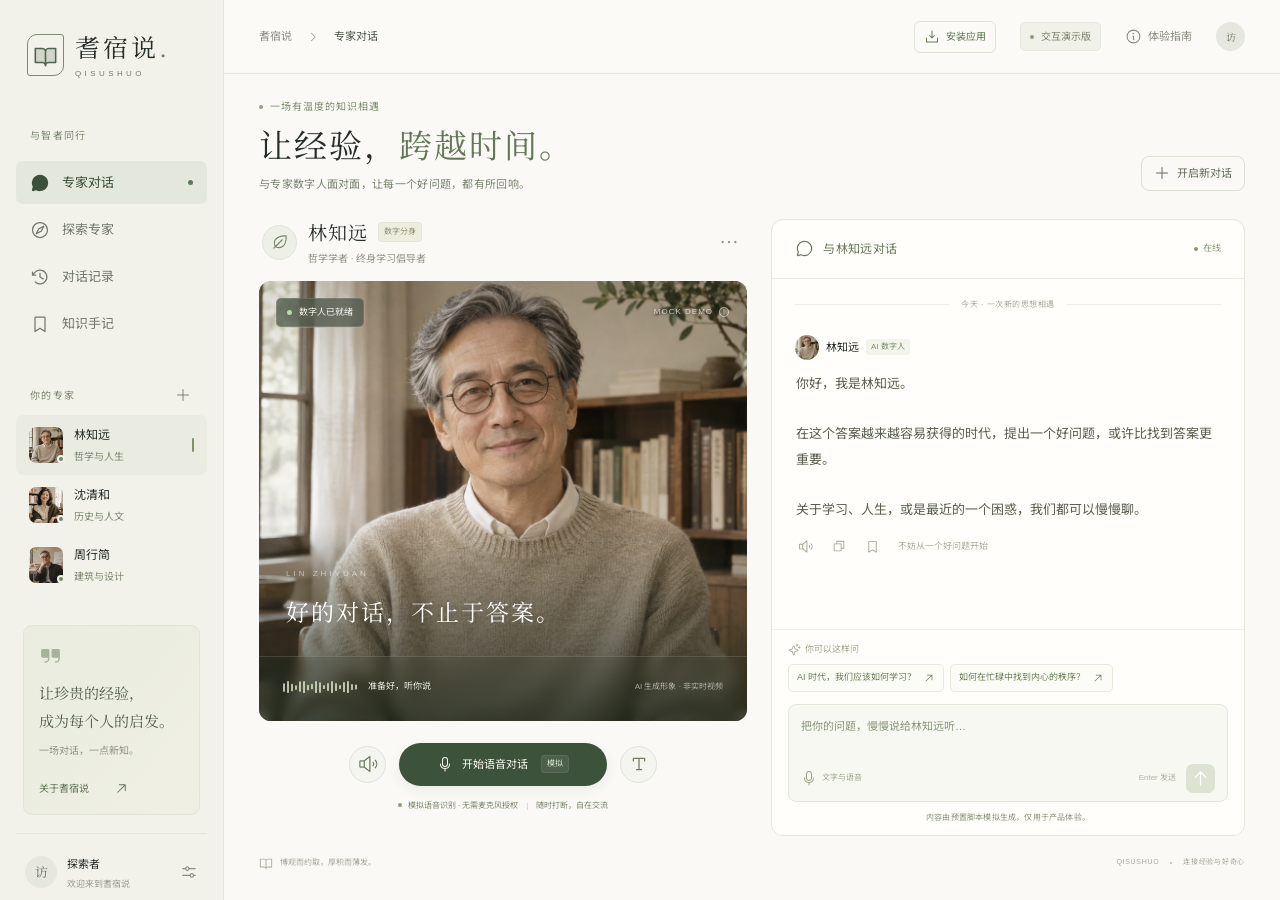
<file: index.html>
<!DOCTYPE html><html lang="zh-CN"><head><meta charSet="utf-8"/><meta name="viewport" content="width=device-width, initial-scale=1, viewport-fit=cover"/><link rel="preload" as="image" href="/portraits/scholar.webp"/><link rel="preload" as="image" href="/portraits/historian.webp"/><link rel="preload" as="image" href="/portraits/architect.webp"/><link rel="stylesheet" href="/_next/static/chunks/2z1b2_ksft96r.css" data-precedence="next"/><link rel="preload" as="script" fetchPriority="low" href="/_next/static/chunks/0xa--a0onjdk5.js"/><script src="/_next/static/chunks/1dvheboohuxtk.js" async=""></script><script src="/_next/static/chunks/39_j1bdzreq0m.js" async=""></script><script src="/_next/static/chunks/turbopack-2u1d16houkiyo.js" async=""></script><script src="/_next/static/chunks/3qfy96eoyh-ek.js" async=""></script><script src="/_next/static/chunks/29-u_cvgrvbad.js" async=""></script><meta name="theme-color" content="#354d40"/><title>耆宿说 QISUSHUO · 与智者同行</title><meta name="description" content="让经验跨越时间，与 AI 专家数字人展开一场有深度的对话。虚构专家与模拟交互演示。"/><meta name="application-name" content="耆宿说"/><link rel="manifest" href="/manifest.webmanifest"/><meta name="mobile-web-app-capable" content="yes"/><meta name="apple-mobile-web-app-title" content="耆宿说"/><meta name="apple-mobile-web-app-status-bar-style" content="default"/><link rel="icon" href="/icons/icon-192.png"/><link rel="apple-touch-icon" href="/icons/apple-touch-icon.png"/><script src="/_next/static/chunks/0cz1d0mv5g_q7.js" noModule=""></script></head><body><div hidden=""><!--$--><!--/$--></div><div class="app-shell "><aside class="sidebar "><a class="brand" href="#" aria-label="耆宿说首页"><span class="brand-symbol"><svg xmlns="http://www.w3.org/2000/svg" width="25" height="25" fill="currentColor" viewBox="0 0 256 256"><path d="M232,56V200H160a32,32,0,0,0-32,32,32,32,0,0,0-32-32H24V56H96a32,32,0,0,1,32,32,32,32,0,0,1,32-32Z" opacity="0.2"></path><path d="M232,48H160a40,40,0,0,0-32,16A40,40,0,0,0,96,48H24a8,8,0,0,0-8,8V200a8,8,0,0,0,8,8H96a24,24,0,0,1,24,24,8,8,0,0,0,16,0,24,24,0,0,1,24-24h72a8,8,0,0,0,8-8V56A8,8,0,0,0,232,48ZM96,192H32V64H96a24,24,0,0,1,24,24V200A39.81,39.81,0,0,0,96,192Zm128,0H160a39.81,39.81,0,0,0-24,8V88a24,24,0,0,1,24-24h64Z"></path></svg></span><span><strong>耆宿说<span class="brand-dot">.</span></strong><small>QISUSHUO</small></span></a><div class="sidebar-inner"><div class="side-label">与智者同行</div><nav aria-label="主导航"><button class="nav-item active"><svg xmlns="http://www.w3.org/2000/svg" width="20" height="20" fill="currentColor" viewBox="0 0 256 256"><path d="M232,128A104,104,0,0,1,79.12,219.82L45.07,231.17a16,16,0,0,1-20.24-20.24l11.35-34.05A104,104,0,1,1,232,128Z"></path></svg><span>专家对话</span><span class="nav-indicator"></span></button><button class="nav-item "><svg xmlns="http://www.w3.org/2000/svg" width="20" height="20" fill="currentColor" viewBox="0 0 256 256"><path d="M128,24A104,104,0,1,0,232,128,104.11,104.11,0,0,0,128,24Zm0,192a88,88,0,1,1,88-88A88.1,88.1,0,0,1,128,216ZM172.42,72.84l-64,32a8.05,8.05,0,0,0-3.58,3.58l-32,64A8,8,0,0,0,80,184a8.1,8.1,0,0,0,3.58-.84l64-32a8.05,8.05,0,0,0,3.58-3.58l32-64a8,8,0,0,0-10.74-10.74ZM138,138,97.89,158.11,118,118l40.15-20.07Z"></path></svg><span>探索专家</span></button><button class="nav-item "><svg xmlns="http://www.w3.org/2000/svg" width="20" height="20" fill="currentColor" viewBox="0 0 256 256"><path d="M136,80v43.47l36.12,21.67a8,8,0,0,1-8.24,13.72l-40-24A8,8,0,0,1,120,128V80a8,8,0,0,1,16,0Zm-8-48A95.44,95.44,0,0,0,60.08,60.15C52.81,67.51,46.35,74.59,40,82V64a8,8,0,0,0-16,0v40a8,8,0,0,0,8,8H72a8,8,0,0,0,0-16H49c7.15-8.42,14.27-16.35,22.39-24.57a80,80,0,1,1,1.66,114.75,8,8,0,1,0-11,11.64A96,96,0,1,0,128,32Z"></path></svg><span>对话记录</span></button><button class="nav-item "><svg xmlns="http://www.w3.org/2000/svg" width="20" height="20" fill="currentColor" viewBox="0 0 256 256"><path d="M184,32H72A16,16,0,0,0,56,48V224a8,8,0,0,0,12.24,6.78L128,193.43l59.77,37.35A8,8,0,0,0,200,224V48A16,16,0,0,0,184,32Zm0,177.57-51.77-32.35a8,8,0,0,0-8.48,0L72,209.57V48H184Z"></path></svg><span>知识手记</span></button></nav><div class="side-label experts-label">你的专家 <button aria-label="探索更多专家"><svg xmlns="http://www.w3.org/2000/svg" width="16" height="16" fill="currentColor" viewBox="0 0 256 256"><path d="M224,128a8,8,0,0,1-8,8H136v80a8,8,0,0,1-16,0V136H40a8,8,0,0,1,0-16h80V40a8,8,0,0,1,16,0v80h80A8,8,0,0,1,224,128Z"></path></svg></button></div><div class="side-experts"><button class="side-expert selected"><span class="mini-portrait"><img src="/portraits/scholar.webp" alt=""/><i></i></span><span><strong>林知远</strong><small>哲学与人生</small></span><span class="expert-line"></span></button><button class="side-expert "><span class="mini-portrait"><img src="/portraits/historian.webp" alt=""/><i></i></span><span><strong>沈清和</strong><small>历史与人文</small></span></button><button class="side-expert "><span class="mini-portrait"><img src="/portraits/architect.webp" alt=""/><i></i></span><span><strong>周行简</strong><small>建筑与设计</small></span></button></div><div class="sidebar-bottom"><div class="thought-card"><svg xmlns="http://www.w3.org/2000/svg" width="23" height="23" fill="currentColor" viewBox="0 0 256 256"><path d="M116,72v88a48.05,48.05,0,0,1-48,48,8,8,0,0,1,0-16,32,32,0,0,0,32-32v-8H40a16,16,0,0,1-16-16V72A16,16,0,0,1,40,56h60A16,16,0,0,1,116,72ZM216,56H156a16,16,0,0,0-16,16v64a16,16,0,0,0,16,16h60v8a32,32,0,0,1-32,32,8,8,0,0,0,0,16,48.05,48.05,0,0,0,48-48V72A16,16,0,0,0,216,56Z"></path></svg><p>让珍贵的经验，<br/>成为每个人的启发。</p><span>一场对话，一点新知。</span><button>关于耆宿说 <svg xmlns="http://www.w3.org/2000/svg" width="15" height="15" fill="currentColor" viewBox="0 0 256 256"><path d="M200,64V168a8,8,0,0,1-16,0V83.31L69.66,197.66a8,8,0,0,1-11.32-11.32L172.69,72H88a8,8,0,0,1,0-16H192A8,8,0,0,1,200,64Z"></path></svg></button></div><button class="guest"><span class="guest-avatar">访</span><span><strong>探索者</strong><small>欢迎来到耆宿说</small></span><svg xmlns="http://www.w3.org/2000/svg" width="18" height="18" fill="currentColor" viewBox="0 0 256 256"><path d="M40,88H73a32,32,0,0,0,62,0h81a8,8,0,0,0,0-16H135a32,32,0,0,0-62,0H40a8,8,0,0,0,0,16Zm64-24A16,16,0,1,1,88,80,16,16,0,0,1,104,64ZM216,168H199a32,32,0,0,0-62,0H40a8,8,0,0,0,0,16h97a32,32,0,0,0,62,0h17a8,8,0,0,0,0-16Zm-48,24a16,16,0,1,1,16-16A16,16,0,0,1,168,192Z"></path></svg></button></div></div></aside><main class="main-shell"><header class="topbar"><div class="breadcrumb"><button class="mobile-menu icon-button" aria-label="打开导航"><svg xmlns="http://www.w3.org/2000/svg" width="23" height="23" fill="currentColor" viewBox="0 0 256 256"><path d="M224,128a8,8,0,0,1-8,8H40a8,8,0,0,1,0-16H216A8,8,0,0,1,224,128ZM40,72H216a8,8,0,0,0,0-16H40a8,8,0,0,0,0,16ZM216,184H40a8,8,0,0,0,0,16H216a8,8,0,0,0,0-16Z"></path></svg></button><span>耆宿说</span><svg xmlns="http://www.w3.org/2000/svg" width="12" height="12" fill="currentColor" viewBox="0 0 256 256"><path d="M181.66,133.66l-80,80a8,8,0,0,1-11.32-11.32L164.69,128,90.34,53.66a8,8,0,0,1,11.32-11.32l80,80A8,8,0,0,1,181.66,133.66Z"></path></svg><strong>专家对话</strong></div><div class="top-actions"><button class="install-app-button" aria-label="安装应用与离线状态"><svg xmlns="http://www.w3.org/2000/svg" width="16" height="16" fill="currentColor" viewBox="0 0 256 256"><path d="M224,144v64a8,8,0,0,1-8,8H40a8,8,0,0,1-8-8V144a8,8,0,0,1,16,0v56H208V144a8,8,0,0,1,16,0Zm-101.66,5.66a8,8,0,0,0,11.32,0l40-40a8,8,0,0,0-11.32-11.32L136,124.69V32a8,8,0,0,0-16,0v92.69L93.66,98.34a8,8,0,0,0-11.32,11.32Z"></path></svg><span>安装应用</span></button><span class="demo-badge"><span></span>交互演示版</span><button class="guide-link"><svg xmlns="http://www.w3.org/2000/svg" width="17" height="17" fill="currentColor" viewBox="0 0 256 256"><path d="M128,24A104,104,0,1,0,232,128,104.11,104.11,0,0,0,128,24Zm0,192a88,88,0,1,1,88-88A88.1,88.1,0,0,1,128,216Zm16-40a8,8,0,0,1-8,8,16,16,0,0,1-16-16V128a8,8,0,0,1,0-16,16,16,0,0,1,16,16v40A8,8,0,0,1,144,176ZM112,84a12,12,0,1,1,12,12A12,12,0,0,1,112,84Z"></path></svg><span>体验指南</span></button><div class="top-avatar" title="本地访客">访</div></div></header><div class="workspace"><div class="page-heading"><div><div class="heading-kicker"><span></span>一场有温度的知识相遇</div><h1>让经验，<span>跨越时间。</span></h1><p>与专家数字人面对面，让每一个好问题，都有所回响。</p></div><button data-slot="button" data-variant="outline" data-size="default" class="inline-flex shrink-0 items-center justify-center gap-2 rounded-md text-sm font-medium whitespace-nowrap transition-all outline-none focus-visible:border-ring focus-visible:ring-[3px] focus-visible:ring-ring/50 disabled:pointer-events-none disabled:opacity-50 aria-invalid:border-destructive aria-invalid:ring-destructive/20 dark:aria-invalid:ring-destructive/40 [&amp;_svg]:pointer-events-none [&amp;_svg]:shrink-0 [&amp;_svg:not([class*=&#x27;size-&#x27;])]:size-4 border bg-background shadow-xs hover:bg-accent hover:text-accent-foreground dark:border-input dark:bg-input/30 dark:hover:bg-input/50 h-9 px-4 py-2 has-[&gt;svg]:px-3 new-chat"><svg xmlns="http://www.w3.org/2000/svg" width="17" height="17" fill="currentColor" viewBox="0 0 256 256"><path d="M224,128a8,8,0,0,1-8,8H136v80a8,8,0,0,1-16,0V136H40a8,8,0,0,1,0-16h80V40a8,8,0,0,1,16,0v80h80A8,8,0,0,1,224,128Z"></path></svg>开启新对话</button></div><div class="conversation-grid"><section class="avatar-panel" aria-label="林知远数字人"><div class="expert-top"><span class="category-mark"><svg xmlns="http://www.w3.org/2000/svg" width="18" height="18" fill="currentColor" viewBox="0 0 256 256"><path d="M223.45,40.07a8,8,0,0,0-7.52-7.52C139.8,28.08,78.82,51,52.82,94a87.09,87.09,0,0,0-12.76,49c.57,15.92,5.21,32,13.79,47.85l-19.51,19.5a8,8,0,0,0,11.32,11.32l19.5-19.51C81,210.73,97.09,215.37,113,215.94q1.67.06,3.33.06A86.93,86.93,0,0,0,162,203.18C205,177.18,227.93,116.21,223.45,40.07ZM153.75,189.5c-22.75,13.78-49.68,14-76.71.77l88.63-88.62a8,8,0,0,0-11.32-11.32L65.73,179c-13.19-27-13-54,.77-76.71,22.09-36.47,74.6-56.44,141.31-54.06C210.2,114.89,190.22,167.41,153.75,189.5Z"></path></svg></span><div><h2>林知远<span>数字分身</span></h2><p>哲学学者 · 终身学习倡导者</p></div><button class="icon-button" aria-label="查看专家简介"><svg xmlns="http://www.w3.org/2000/svg" width="24" height="24" fill="currentColor" viewBox="0 0 256 256"><path d="M140,128a12,12,0,1,1-12-12A12,12,0,0,1,140,128Zm56-12a12,12,0,1,0,12,12A12,12,0,0,0,196,116ZM60,116a12,12,0,1,0,12,12A12,12,0,0,0,60,116Z"></path></svg></button></div><div class="avatar-stage "><img class="main-portrait" src="/portraits/scholar.webp" alt="林知远，AI 生成的虚构专家肖像"/><div class="stage-shade"></div><div class="stage-top"><span class="presence"><i></i>数字人已就绪</span><button class="stage-model">MOCK DEMO <svg xmlns="http://www.w3.org/2000/svg" width="12" height="12" fill="currentColor" viewBox="0 0 256 256"><path d="M128,24A104,104,0,1,0,232,128,104.11,104.11,0,0,0,128,24Zm0,192a88,88,0,1,1,88-88A88.1,88.1,0,0,1,128,216Zm16-40a8,8,0,0,1-8,8,16,16,0,0,1-16-16V128a8,8,0,0,1,0-16,16,16,0,0,1,16,16v40A8,8,0,0,1,144,176ZM112,84a12,12,0,1,1,12,12A12,12,0,0,1,112,84Z"></path></svg></button></div><div class="stage-signature"><span>LIN ZHIYUAN</span><p>好的对话，不止于答案。</p></div><div class="stage-bottom"><div class="sound-wave "><i style="--i:0;--h:17px"></i><i style="--i:1;--h:25.924983294072216px"></i><i style="--i:2;--h:14.70013008175852px"></i><i style="--i:3;--h:8.667667859050407px"></i><i style="--i:4;--h:21.447020160247476px"></i><i style="--i:5;--h:24.186384013611413px"></i><i style="--i:6;--h:10.701127811658118px"></i><i style="--i:7;--h:11.4367659898667px"></i><i style="--i:8;--h:24.732456333708463px"></i><i style="--i:9;--h:20.570665158175522px"></i><i style="--i:10;--h:8.347422573083989px"></i><i style="--i:11;--h:15.659008767672212px"></i><i style="--i:12;--h:25.99813610128402px"></i><i style="--i:13;--h:16.02227064118331px"></i><i style="--i:14;--h:8.25381398830523px"></i><i style="--i:15;--h:20.231525186199516px"></i><i style="--i:16;--h:24.913457554856517px"></i><i style="--i:17;--h:11.729263940231322px"></i><i style="--i:18;--h:10.444753089515636px"></i></div><span>准备好，听你说</span><span class="portrait-note">AI 生成形象 · 非实时视频</span></div></div><div class="avatar-controls"><button class="round-control " aria-label="关闭语音朗读"><svg xmlns="http://www.w3.org/2000/svg" width="20" height="20" fill="currentColor" viewBox="0 0 256 256"><path d="M155.51,24.81a8,8,0,0,0-8.42.88L77.25,80H32A16,16,0,0,0,16,96v64a16,16,0,0,0,16,16H77.25l69.84,54.31A8,8,0,0,0,160,224V32A8,8,0,0,0,155.51,24.81ZM32,96H72v64H32ZM144,207.64,88,164.09V91.91l56-43.55Zm54-106.08a40,40,0,0,1,0,52.88,8,8,0,0,1-12-10.58,24,24,0,0,0,0-31.72,8,8,0,0,1,12-10.58ZM248,128a79.9,79.9,0,0,1-20.37,53.34,8,8,0,0,1-11.92-10.67,64,64,0,0,0,0-85.33,8,8,0,1,1,11.92-10.67A79.83,79.83,0,0,1,248,128Z"></path></svg></button><button data-slot="button" data-variant="default" data-size="default" class="inline-flex shrink-0 items-center justify-center gap-2 rounded-md text-sm font-medium whitespace-nowrap transition-all outline-none focus-visible:border-ring focus-visible:ring-[3px] focus-visible:ring-ring/50 disabled:pointer-events-none disabled:opacity-50 aria-invalid:border-destructive aria-invalid:ring-destructive/20 dark:aria-invalid:ring-destructive/40 [&amp;_svg]:pointer-events-none [&amp;_svg]:shrink-0 [&amp;_svg:not([class*=&#x27;size-&#x27;])]:size-4 bg-primary text-primary-foreground hover:bg-primary/90 h-9 px-4 py-2 has-[&gt;svg]:px-3 voice-button" disabled=""><svg xmlns="http://www.w3.org/2000/svg" width="19" height="19" fill="currentColor" viewBox="0 0 256 256"><path d="M128,176a48.05,48.05,0,0,0,48-48V64a48,48,0,0,0-96,0v64A48.05,48.05,0,0,0,128,176ZM96,64a32,32,0,0,1,64,0v64a32,32,0,0,1-64,0Zm40,143.6V240a8,8,0,0,1-16,0V207.6A80.11,80.11,0,0,1,48,128a8,8,0,0,1,16,0,64,64,0,0,0,128,0,8,8,0,0,1,16,0A80.11,80.11,0,0,1,136,207.6Z"></path></svg><span>开始语音对话</span><span class="mock-tag">模拟</span></button><button class="round-control " aria-label="关闭动态字幕"><svg xmlns="http://www.w3.org/2000/svg" width="20" height="20" fill="currentColor" viewBox="0 0 256 256"><path d="M208,56V88a8,8,0,0,1-16,0V64H136V192h24a8,8,0,0,1,0,16H96a8,8,0,0,1,0-16h24V64H64V88a8,8,0,0,1-16,0V56a8,8,0,0,1,8-8H200A8,8,0,0,1,208,56Z"></path></svg></button><button class="round-control immersive-control" aria-label="进入沉浸模式"><svg xmlns="http://www.w3.org/2000/svg" width="20" height="20" fill="currentColor" viewBox="0 0 256 256"><path d="M201.89,54.66A103.43,103.43,0,0,0,128.79,24H128A104,104,0,0,0,24,128v56a24,24,0,0,0,24,24H64a24,24,0,0,0,24-24V144a24,24,0,0,0-24-24H40.36A88,88,0,0,1,128,40h.67a87.71,87.71,0,0,1,87,80H192a24,24,0,0,0-24,24v40a24,24,0,0,0,24,24h16a24,24,0,0,0,24-24V128A103.41,103.41,0,0,0,201.89,54.66ZM64,136a8,8,0,0,1,8,8v40a8,8,0,0,1-8,8H48a8,8,0,0,1-8-8V136Zm152,48a8,8,0,0,1-8,8H192a8,8,0,0,1-8-8V144a8,8,0,0,1,8-8h24Z"></path></svg></button></div><div class="voice-hint"><span class="dot-green"></span>模拟语音识别 · 无需麦克风授权 <span class="hint-divider">|</span> 随时打断，自在交流</div></section><section class="chat-panel" aria-label="文字对话"><div class="chat-header"><div><svg xmlns="http://www.w3.org/2000/svg" width="19" height="19" fill="currentColor" viewBox="0 0 256 256"><path d="M128,24A104,104,0,0,0,36.18,176.88L24.83,210.93a16,16,0,0,0,20.24,20.24l34.05-11.35A104,104,0,1,0,128,24Zm0,192a87.87,87.87,0,0,1-44.06-11.81,8,8,0,0,0-6.54-.67L40,216,52.47,178.6a8,8,0,0,0-.66-6.54A88,88,0,1,1,128,216Z"></path></svg><h2>与<!-- -->林知远<!-- -->对话</h2></div><span><i></i>在线</span></div><div class="chat-scroll"><div class="conversation-date"><span></span>今天 · 一次新的思想相遇<span></span></div><div></div></div><div class="chat-compose"><div class="suggestions"><span><svg xmlns="http://www.w3.org/2000/svg" width="13" height="13" fill="currentColor" viewBox="0 0 256 256"><path d="M197.58,129.06,146,110l-19-51.62a15.92,15.92,0,0,0-29.88,0L78,110l-51.62,19a15.92,15.92,0,0,0,0,29.88L78,178l19,51.62a15.92,15.92,0,0,0,29.88,0L146,178l51.62-19a15.92,15.92,0,0,0,0-29.88ZM137,164.22a8,8,0,0,0-4.74,4.74L112,223.85,91.78,169A8,8,0,0,0,87,164.22L32.15,144,87,123.78A8,8,0,0,0,91.78,119L112,64.15,132.22,119a8,8,0,0,0,4.74,4.74L191.85,144ZM144,40a8,8,0,0,1,8-8h16V16a8,8,0,0,1,16,0V32h16a8,8,0,0,1,0,16H184V64a8,8,0,0,1-16,0V48H152A8,8,0,0,1,144,40ZM248,88a8,8,0,0,1-8,8h-8v8a8,8,0,0,1-16,0V96h-8a8,8,0,0,1,0-16h8V72a8,8,0,0,1,16,0v8h8A8,8,0,0,1,248,88Z"></path></svg> <!-- -->你可以这样问</span><button>AI 时代，我们应该如何学习？<svg xmlns="http://www.w3.org/2000/svg" width="12" height="12" fill="currentColor" viewBox="0 0 256 256"><path d="M200,64V168a8,8,0,0,1-16,0V83.31L69.66,197.66a8,8,0,0,1-11.32-11.32L172.69,72H88a8,8,0,0,1,0-16H192A8,8,0,0,1,200,64Z"></path></svg></button><button>如何在忙碌中找到内心的秩序？<svg xmlns="http://www.w3.org/2000/svg" width="12" height="12" fill="currentColor" viewBox="0 0 256 256"><path d="M200,64V168a8,8,0,0,1-16,0V83.31L69.66,197.66a8,8,0,0,1-11.32-11.32L172.69,72H88a8,8,0,0,1,0-16H192A8,8,0,0,1,200,64Z"></path></svg></button></div><form class="input-box"><textarea aria-label="输入你的问题" placeholder="把你的问题，慢慢说给林知远听…" maxLength="1000" rows="2"></textarea><div class="input-bottom"><button type="button" class="input-mode"><svg xmlns="http://www.w3.org/2000/svg" width="16" height="16" fill="currentColor" viewBox="0 0 256 256"><path d="M128,176a48.05,48.05,0,0,0,48-48V64a48,48,0,0,0-96,0v64A48.05,48.05,0,0,0,128,176ZM96,64a32,32,0,0,1,64,0v64a32,32,0,0,1-64,0Zm40,143.6V240a8,8,0,0,1-16,0V207.6A80.11,80.11,0,0,1,48,128a8,8,0,0,1,16,0,64,64,0,0,0,128,0,8,8,0,0,1,16,0A80.11,80.11,0,0,1,136,207.6Z"></path></svg><span>文字与语音</span></button><span class="keyboard-hint">Enter 发送</span><button type="submit" class="send-button" aria-label="发送消息" disabled=""><svg xmlns="http://www.w3.org/2000/svg" width="19" height="19" fill="currentColor" viewBox="0 0 256 256"><path d="M205.66,117.66a8,8,0,0,1-11.32,0L136,59.31V216a8,8,0,0,1-16,0V59.31L61.66,117.66a8,8,0,0,1-11.32-11.32l72-72a8,8,0,0,1,11.32,0l72,72A8,8,0,0,1,205.66,117.66Z"></path></svg></button></div></form><p class="ai-disclaimer">内容由预置脚本模拟生成，仅用于产品体验。</p></div></section></div><div class="workspace-footer"><span><svg xmlns="http://www.w3.org/2000/svg" width="14" height="14" fill="currentColor" viewBox="0 0 256 256"><path d="M232,48H160a40,40,0,0,0-32,16A40,40,0,0,0,96,48H24a8,8,0,0,0-8,8V200a8,8,0,0,0,8,8H96a24,24,0,0,1,24,24,8,8,0,0,0,16,0,24,24,0,0,1,24-24h72a8,8,0,0,0,8-8V56A8,8,0,0,0,232,48ZM96,192H32V64H96a24,24,0,0,1,24,24V200A39.81,39.81,0,0,0,96,192Zm128,0H160a39.81,39.81,0,0,0-24,8V88a24,24,0,0,1,24-24h64Z"></path></svg> 博观而约取，厚积而薄发。</span><span>QISUSHUO <i></i> 连接经验与好奇心</span></div></div></main></div><!--$--><!--/$--><script id="_R_">(globalThis["TURBOPACK"] || (globalThis["TURBOPACK"] = [])).push({"otherChunks":["static/chunks/0xa--a0onjdk5.js","static/chunks/1dvheboohuxtk.js","static/chunks/39_j1bdzreq0m.js"],"runtimeModuleIds":[94553]});</script><script src="/_next/static/chunks/0xa--a0onjdk5.js" async=""></script><script>(self.__next_f=self.__next_f||[]).push([0])</script><script>self.__next_f.push([1,"1:\"$Sreact.fragment\"\n2:\"/_next/static/chunks/3qfy96eoyh-ek.js\"\n3:I[39756,[\"$2\"],\"default\"]\n4:I[37457,[\"$2\"],\"default\"]\n6:I[47257,[\"$2\"],\"ClientPageRoot\"]\n7:\"/_next/static/chunks/29-u_cvgrvbad.js\"\n8:I[52683,[\"$2\",\"$7\"],\"default\"]\nb:I[97367,[\"$2\"],\"OutletBoundary\"]\nc:\"$Sreact.suspense\"\ne:\"ViewportBoundary\"\nf:I[97367,[\"$2\"],\"$e\"]\n11:\"MetadataBoundary\"\n12:I[97367,[\"$2\"],\"$11\"]\n14:I[68027,[\"$2\"],\"default\",1]\n:HL[\"/_next/static/chunks/2z1b2_ksft96r.css\",\"style\"]\n5:[[\"children\",{\"s\":\"__PAGE__\",\"h\":512,\"d\":{\"r\":[\"$\",\"$1\",\"c\",{\"children\":[[\"$\",\"$L6\",null,{\"Component\":\"$8\",\"serverProvidedParams\":{\"searchParams\":{},\"params\":{},\"promises\":[\"$@9\",\"$@a\"]}}],[[\"$\",\"script\",\"script-0\",{\"src\":\"/_next/static/chunks/29-u_cvgrvbad.js\",\"async\":true,\"nonce\":\"$undefined\"}]],[\"$\",\"$Lb\",null,{\"children\":[\"$\",\"$c\",null,{\"name\":\"Next.MetadataOutlet\",\"children\":\"$@d\"}]}]]}],\"p\":false,\"v\":null}}]]\n0:{\"P\":null,\"c\":[\"\",\"\"],\"q\":\"\",\"i\":false,\"t\":{\"t\":{\"s\":\"\",\"h\":528,\"d\":{\"r\":[\"$\",\"$1\",\"c\",{\"children\":[[[\"$\",\"link\",\"0\",{\"rel\":\"stylesheet\",\"href\":\"/_next/static/chunks/2z1b2_ksft96r.css\",\"precedence\":\"next\",\"crossOrigin\":\"$undefined\",\"nonce\":\"$undefined\"}],[\"$\",\"script\",\"script-0\",{\"src\":\"/_next/static/chunks/3qfy96eoyh-ek.js\",\"async\":true,\"nonce\":\"$undefined\"}]],[\"$\",\"html\",null,{\"lang\":\"zh-CN\",\"children\":[\"$\",\"body\",null,{\"children\":[\"$\",\"$L3\",null,{\"parallelRouterKey\":\"children\",\"error\":\"$undefined\",\"errorStyles\":\"$undefined\",\"errorScripts\":\"$undefined\",\"template\":[\"$\",\"$L4\",null,{}],\"templateStyles\":\"$undefined\",\"templateScripts\":\"$undefined\",\"notFound\":[[[\"$\",\"title\",null,{\"children\":\"404: This page could not be found.\"}],[\"$\",\"div\",null,{\"style\":{\"fontFamily\":\"system-ui,\\\"Segoe UI\\\",Roboto,Helvetica,Arial,sans-serif,\\\"Apple Color Emoji\\\",\\\"Segoe UI Emoji\\\"\",\"height\":\"100vh\",\"textAlign\":\"center\",\"display\":\"flex\",\"flexDirection\":\"column\",\"alignItems\":\"center\",\"justifyContent\":\"center\"},\"children\":[\"$\",\"div\",null,{\"children\":[[\"$\",\"style\",null,{\"dangerouslySetInnerHTML\":{\"__html\":\"body{color:#000;background:#fff;margin:0}.next-error-h1{border-right:1px solid rgba(0,0,0,.3)}@media (prefers-color-scheme:dark){body{color:#fff;background:#000}.next-error-h1{border-right:1px solid rgba(255,255,255,.3)}}\"}}],[\"$\",\"h1\",null,{\"className\":\"next-error-h1\",\"style\":{\"display\":\"inline-block\",\"margin\":\"0 20px 0 0\",\"padding\":\"0 23px 0 0\",\"fontSize\":24,\"fontWeight\":500,\"verticalAlign\":\"top\",\"lineHeight\":\"49px\"},\"children\":404}],[\"$\",\"div\",null,{\"style\":{\"display\":\"inline-block\"},\"children\":[\"$\",\"h2\",null,{\"style\":{\"fontSize\":14,\"fontWeight\":400,\"lineHeight\":\"49px\",\"margin\":0},\"children\":\"This page could not be found.\"}]}]]}]}]],[]],\"forbidden\":\"$undefined\",\"unauthorized\":\"$undefined\"}]}]}]]}],\"p\":false,\"v\":null},\"c\":\"$Q5\"},\"h\":{\"r\":[\"$\",\"$1\",\"h\",{\"children\":[null,[\"$\",\"$Lf\",null,{\"children\":\"$L10\"}],[\"$\",\"$L12\",null,{\"children\":[[\"$\",\"div\",null,{\"hidden\":true,\"children\":[\"$\",\"$c\",null,{\"name\":\"Next.Metadata\",\"children\":\"$L13\"}]}],null]}],null]}],\"p\":false,\"v\":null}},\"m\":\"$undefined\",\"G\":[\"$14\",[[\"$\",\"link\",\"0\",{\"rel\":\"stylesheet\",\"href\":\"/_next/static/chunks/2z1b2_ksft96r.css\",\"precedence\":\"next\",\"crossOrigin\":\"$undefined\",\"nonce\":\"$undefined\"}]]],\"S\":true,\"r\":\"$undefined\",\"s\":\"$undefined\",\"a\":\"$undefined\",\"l\":\"$undefined\",\"p\":\"$undefined\",\"d\":\"$undefined\",\"b\":\"PdJM83OLn4xyY3pWED0C0\"}\n9:{}\na:\"$5:0:1:d:r:props:children:0:props:serverProvidedParams:params\"\n10:[[\"$\",\"meta\",\"0\",{\"charSet\":\"utf-8\"}],[\"$\",\"meta\",\"1\",{\"name\":\"viewport\",\"content\":\"width=device-width, initial-scale=1, viewport-fit=cover\"}],[\"$\",\"meta\",\"2\",{\"name\":\"theme-color\",\"content\":\"#354d40\"}]]\n15:I[27201,[\"$2\"],\"IconMark\"]\nd:null\n13:[[\"$\",\"title\",\"0\",{\"children\":\"耆宿说 QISUSHUO · 与智者同行\"}],[\"$\",\"meta\",\"1\",{\"name\":\"description\",\"content\":\"让经验跨越时间，与 AI 专家数字人展开一场有深度的对话。虚构专家与模拟交互演示。\"}],[\"$\",\"meta\",\"2\",{\"name\":\"application-name\",\"content\":\"耆宿说\"}],[\"$\",\"link\",\"3\",{\"rel\":\"manifest\",\"href\":\"/manifest.webmanifest\",\"crossOrigin\":\"$undefined\"}],[\"$\",\"meta\",\"4\",{\"name\":\"mobile-web-app-capable\",\"content\":\"yes\"}],[\"$\",\"meta\",\"5\",{\"name\":\"apple-mobile-web-app-title\",\"content\":\"耆宿说\"}],[\"$\",\"meta\",\"6\",{\"name\":\"apple-mobile-web-app-status-bar-style\",\"content\":\"default\"}],[\"$\",\"link\",\"7\",{\"rel\":\"icon\",\"href\":\"/icons/icon-192.png\"}],[\"$\",\"link\",\"8\",{\"rel\":\"apple-touch-icon\",\"href\":\"/icons/apple-touch-icon.png\"}],[\"$\",\"$L15\",\"9\",{}]]\n"])</script></body></html>
</file>
<file: _next/static/chunks/2z1b2_ksft96r.css>
@layer properties{@supports (((-webkit-hyphens:none)) and (not (margin-trim:block))) or ((-moz-orient:inline) and (not (color:rgb(from red r g b)))){*,:before,:after,::backdrop{--tw-translate-x:0;--tw-translate-y:0;--tw-translate-z:0;--tw-border-style:solid;--tw-leading:initial;--tw-font-weight:initial;--tw-shadow:0 0 #0000;--tw-shadow-color:initial;--tw-shadow-alpha:100%;--tw-inset-shadow:0 0 #0000;--tw-inset-shadow-color:initial;--tw-inset-shadow-alpha:100%;--tw-ring-color:initial;--tw-ring-shadow:0 0 #0000;--tw-inset-ring-color:initial;--tw-inset-ring-shadow:0 0 #0000;--tw-ring-inset:initial;--tw-ring-offset-width:0px;--tw-ring-offset-color:#fff;--tw-ring-offset-shadow:0 0 #0000;--tw-outline-style:solid;--tw-duration:initial}}}@layer theme{:root,:host{--font-sans:-apple-system, BlinkMacSystemFont, "Segoe UI", Roboto, "Helvetica Neue", "Noto Sans", Arial, sans-serif, "Apple Color Emoji", "Segoe UI Emoji", "Segoe UI Symbol", "Noto Color Emoji";--font-mono:ui-monospace, SFMono-Regular, Menlo, Monaco, Consolas, "Liberation Mono", "Courier New", monospace;--color-black:#000;--color-white:#fff;--spacing:.25rem;--container-lg:32rem;--text-xs:.75rem;--text-xs--line-height:calc(1 / .75);--text-sm:.875rem;--text-sm--line-height:calc(1.25 / .875);--text-lg:1.125rem;--text-lg--line-height:calc(1.75 / 1.125);--font-weight-medium:500;--font-weight-semibold:600;--radius-xs:.125rem;--default-transition-duration:.15s;--default-transition-timing-function:cubic-bezier(.4, 0, .2, 1);--default-font-family:var(--font-sans);--default-mono-font-family:var(--font-mono)}}@layer base{*,:after,:before,::backdrop{box-sizing:border-box;border:0 solid;margin:0;padding:0}::file-selector-button{box-sizing:border-box;border:0 solid;margin:0;padding:0}html,:host{-webkit-text-size-adjust:100%;tab-size:4;line-height:1.5;font-family:var(--default-font-family,-apple-system, BlinkMacSystemFont, "Segoe UI", Roboto, "Helvetica Neue", "Noto Sans", Arial, sans-serif, "Apple Color Emoji", "Segoe UI Emoji", "Segoe UI Symbol", "Noto Color Emoji");font-feature-settings:var(--default-font-feature-settings,normal);font-variation-settings:var(--default-font-variation-settings,normal);-webkit-tap-highlight-color:transparent}hr{height:0;color:inherit;border-top-width:1px}abbr:where([title]){-webkit-text-decoration:underline dotted;text-decoration:underline dotted}h1,h2,h3,h4,h5,h6{font-size:inherit;font-weight:inherit}a{color:inherit;-webkit-text-decoration:inherit;-webkit-text-decoration:inherit;-webkit-text-decoration:inherit;-webkit-text-decoration:inherit;text-decoration:inherit}b,strong{font-weight:bolder}code,kbd,samp,pre{font-family:var(--default-mono-font-family,ui-monospace, SFMono-Regular, Menlo, Monaco, Consolas, "Liberation Mono", "Courier New", monospace);font-feature-settings:var(--default-mono-font-feature-settings,normal);font-variation-settings:var(--default-mono-font-variation-settings,normal);font-size:1em}small{font-size:80%}sub,sup{vertical-align:baseline;font-size:75%;line-height:0;position:relative}sub{bottom:-.25em}sup{top:-.5em}table{text-indent:0;border-color:inherit;border-collapse:collapse}:-moz-focusring:where(:not(iframe)){outline:auto}progress{vertical-align:baseline}summary{display:list-item}ol,ul,menu{list-style:none}img,svg,video,canvas,audio,iframe,embed,object{vertical-align:middle;display:block}img,video{max-width:100%;height:auto}button,input,select,optgroup,textarea{font:inherit;font-feature-settings:inherit;font-variation-settings:inherit;letter-spacing:inherit;color:inherit;opacity:1;background-color:#0000;border-radius:0}::file-selector-button{font:inherit;font-feature-settings:inherit;font-variation-settings:inherit;letter-spacing:inherit;color:inherit;opacity:1;background-color:#0000;border-radius:0}:where(select:is([multiple],[size])) optgroup{font-weight:bolder}:where(select:is([multiple],[size])) optgroup option{padding-inline-start:20px}::file-selector-button{margin-inline-end:4px}::placeholder{opacity:1}@supports (not ((-webkit-appearance:-apple-pay-button))) or (contain-intrinsic-size:1px){::placeholder{color:currentColor}@supports (color:color-mix(in lab, red, red)){::placeholder{color:color-mix(in oklab, currentcolor 50%, transparent)}}}textarea{resize:vertical}::-webkit-search-decoration{-webkit-appearance:none}::-webkit-date-and-time-value{min-height:1lh;text-align:inherit}::-webkit-datetime-edit{display:inline-flex}::-webkit-datetime-edit-fields-wrapper{padding:0}::-webkit-datetime-edit{padding-block:0}::-webkit-datetime-edit-year-field{padding-block:0}::-webkit-datetime-edit-month-field{padding-block:0}::-webkit-datetime-edit-day-field{padding-block:0}::-webkit-datetime-edit-hour-field{padding-block:0}::-webkit-datetime-edit-minute-field{padding-block:0}::-webkit-datetime-edit-second-field{padding-block:0}::-webkit-datetime-edit-millisecond-field{padding-block:0}::-webkit-datetime-edit-meridiem-field{padding-block:0}::-webkit-calendar-picker-indicator{line-height:1}:-moz-ui-invalid{box-shadow:none}button,input:where([type=button],[type=reset],[type=submit]){appearance:button}::file-selector-button{appearance:button}::-webkit-inner-spin-button{height:auto}::-webkit-outer-spin-button{height:auto}[hidden]:where(:not([hidden=until-found])){display:none!important}}@layer components;@layer utilities{.visible{visibility:visible}.sr-only{clip-path:inset(50%);white-space:nowrap;border-width:0;width:1px;height:1px;margin:-1px;padding:0;position:absolute;overflow:hidden}.absolute{position:absolute}.fixed{position:fixed}.inset-0{inset:0}.top-4{top:calc(var(--spacing) * 4)}.top-\[50\%\]{top:50%}.right-4{right:calc(var(--spacing) * 4)}.left-\[50\%\]{left:50%}.z-50{z-index:50}.container{width:100%}@media (min-width:40rem){.container{max-width:40rem}}@media (min-width:48rem){.container{max-width:48rem}}@media (min-width:64rem){.container{max-width:64rem}}@media (min-width:80rem){.container{max-width:80rem}}@media (min-width:96rem){.container{max-width:96rem}}.contents{display:contents}.flex{display:flex}.grid{display:grid}.inline-flex{display:inline-flex}.size-6{width:calc(var(--spacing) * 6);height:calc(var(--spacing) * 6)}.size-8{width:calc(var(--spacing) * 8);height:calc(var(--spacing) * 8)}.size-9{width:calc(var(--spacing) * 9);height:calc(var(--spacing) * 9)}.size-10{width:calc(var(--spacing) * 10);height:calc(var(--spacing) * 10)}.h-6{height:calc(var(--spacing) * 6)}.h-8{height:calc(var(--spacing) * 8)}.h-9{height:calc(var(--spacing) * 9)}.h-10{height:calc(var(--spacing) * 10)}.w-full{width:100%}.max-w-\[calc\(100\%-2rem\)\]{max-width:calc(100% - 2rem)}.shrink-0{flex-shrink:0}.translate-x-\[-50\%\]{--tw-translate-x:-50%;translate:var(--tw-translate-x) var(--tw-translate-y)}.translate-y-\[-50\%\]{--tw-translate-y:-50%;translate:var(--tw-translate-x) var(--tw-translate-y)}.flex-col{flex-direction:column}.flex-col-reverse{flex-direction:column-reverse}.items-center{align-items:center}.justify-center{justify-content:center}.gap-1{gap:var(--spacing)}.gap-1\.5{gap:calc(var(--spacing) * 1.5)}.gap-2{gap:calc(var(--spacing) * 2)}.gap-4{gap:calc(var(--spacing) * 4)}.rounded-lg{border-radius:12px}.rounded-md{border-radius:8px}.rounded-xs{border-radius:var(--radius-xs)}.border{border-style:var(--tw-border-style);border-width:1px}.bg-background{background-color:var(--background)}.bg-black\/50{background-color:#00000080}@supports (color:color-mix(in lab, red, red)){.bg-black\/50{background-color:color-mix(in oklab, var(--color-black) 50%, transparent)}}.bg-destructive{background-color:#a84439}.bg-primary{background-color:var(--primary)}.bg-secondary{background-color:var(--secondary)}.p-6{padding:calc(var(--spacing) * 6)}.px-2{padding-inline:calc(var(--spacing) * 2)}.px-3{padding-inline:calc(var(--spacing) * 3)}.px-4{padding-inline:calc(var(--spacing) * 4)}.px-6{padding-inline:calc(var(--spacing) * 6)}.py-2{padding-block:calc(var(--spacing) * 2)}.text-center{text-align:center}.text-lg{font-size:var(--text-lg);line-height:var(--tw-leading,var(--text-lg--line-height))}.text-sm{font-size:var(--text-sm);line-height:var(--tw-leading,var(--text-sm--line-height))}.text-xs{font-size:var(--text-xs);line-height:var(--tw-leading,var(--text-xs--line-height))}.leading-none{--tw-leading:1;line-height:1}.font-medium{--tw-font-weight:var(--font-weight-medium);font-weight:var(--font-weight-medium)}.font-semibold{--tw-font-weight:var(--font-weight-semibold);font-weight:var(--font-weight-semibold)}.whitespace-nowrap{white-space:nowrap}.text-muted-foreground{color:var(--muted)}.text-primary{color:var(--primary)}.text-primary-foreground{color:var(--primary-foreground)}.text-secondary-foreground{color:var(--foreground)}.text-white{color:var(--color-white)}.underline-offset-4{text-underline-offset:4px}.opacity-70{opacity:.7}.shadow-lg{--tw-shadow:0 10px 15px -3px var(--tw-shadow-color,#0000001a), 0 4px 6px -4px var(--tw-shadow-color,#0000001a);box-shadow:var(--tw-inset-shadow), var(--tw-inset-ring-shadow), var(--tw-ring-offset-shadow), var(--tw-ring-shadow), var(--tw-shadow)}.shadow-xs{--tw-shadow:0 1px 2px 0 var(--tw-shadow-color,#0000000d);box-shadow:var(--tw-inset-shadow), var(--tw-inset-ring-shadow), var(--tw-ring-offset-shadow), var(--tw-ring-shadow), var(--tw-shadow)}.ring-offset-background{--tw-ring-offset-color:var(--background)}.outline{outline-style:var(--tw-outline-style);outline-width:1px}.transition-all{transition-property:all;transition-timing-function:var(--tw-ease,var(--default-transition-timing-function));transition-duration:var(--tw-duration,var(--default-transition-duration))}.transition-opacity{transition-property:opacity;transition-timing-function:var(--tw-ease,var(--default-transition-timing-function));transition-duration:var(--tw-duration,var(--default-transition-duration))}.duration-200{--tw-duration:.2s;transition-duration:.2s}.outline-none{--tw-outline-style:none;outline-style:none}@media (hover:hover){.hover\:bg-accent:hover{background-color:var(--secondary)}.hover\:bg-destructive\/90:hover{background-color:#a84439e6;background-color:lab(42.9199% 41.4432 28.4897/.9)}.hover\:bg-primary\/90:hover{background-color:var(--primary)}@supports (color:color-mix(in lab, red, red)){.hover\:bg-primary\/90:hover{background-color:color-mix(in oklab, var(--primary) 90%, transparent)}}.hover\:bg-secondary\/80:hover{background-color:var(--secondary)}@supports (color:color-mix(in lab, red, red)){.hover\:bg-secondary\/80:hover{background-color:color-mix(in oklab, var(--secondary) 80%, transparent)}}.hover\:text-accent-foreground:hover{color:var(--foreground)}.hover\:underline:hover{text-decoration-line:underline}.hover\:opacity-100:hover{opacity:1}}.focus\:ring-2:focus{--tw-ring-shadow:var(--tw-ring-inset, ) 0 0 0 calc(2px + var(--tw-ring-offset-width)) var(--tw-ring-color,currentcolor);box-shadow:var(--tw-inset-shadow), var(--tw-inset-ring-shadow), var(--tw-ring-offset-shadow), var(--tw-ring-shadow), var(--tw-shadow)}.focus\:ring-ring:focus{--tw-ring-color:var(--primary)}.focus\:ring-offset-2:focus{--tw-ring-offset-width:2px;--tw-ring-offset-shadow:var(--tw-ring-inset, ) 0 0 0 var(--tw-ring-offset-width) var(--tw-ring-offset-color)}.focus\:outline-hidden:focus{--tw-outline-style:none;outline-style:none}@media (forced-colors:active){.focus\:outline-hidden:focus{outline-offset:2px;outline:2px solid #0000}}.focus-visible\:border-ring:focus-visible{border-color:var(--primary)}.focus-visible\:ring-\[3px\]:focus-visible{--tw-ring-shadow:var(--tw-ring-inset, ) 0 0 0 calc(3px + var(--tw-ring-offset-width)) var(--tw-ring-color,currentcolor);box-shadow:var(--tw-inset-shadow), var(--tw-inset-ring-shadow), var(--tw-ring-offset-shadow), var(--tw-ring-shadow), var(--tw-shadow)}.focus-visible\:ring-destructive\/20:focus-visible{--tw-ring-color:#a8443933}@supports (color:lab(0% 0 0)){.focus-visible\:ring-destructive\/20:focus-visible{--tw-ring-color:lab(42.9199% 41.4432 28.4897/.2)}}.focus-visible\:ring-ring\/50:focus-visible{--tw-ring-color:var(--primary)}@supports (color:color-mix(in lab, red, red)){.focus-visible\:ring-ring\/50:focus-visible{--tw-ring-color:color-mix(in oklab, var(--primary) 50%, transparent)}}.disabled\:pointer-events-none:disabled{pointer-events:none}.disabled\:opacity-50:disabled{opacity:.5}.has-\[\>svg\]\:px-1\.5:has(>svg){padding-inline:calc(var(--spacing) * 1.5)}.has-\[\>svg\]\:px-2\.5:has(>svg){padding-inline:calc(var(--spacing) * 2.5)}.has-\[\>svg\]\:px-3:has(>svg){padding-inline:calc(var(--spacing) * 3)}.has-\[\>svg\]\:px-4:has(>svg){padding-inline:calc(var(--spacing) * 4)}.aria-invalid\:border-destructive[aria-invalid=true]{border-color:#a84439}.aria-invalid\:ring-destructive\/20[aria-invalid=true]{--tw-ring-color:#a8443933}@supports (color:lab(0% 0 0)){.aria-invalid\:ring-destructive\/20[aria-invalid=true]{--tw-ring-color:lab(42.9199% 41.4432 28.4897/.2)}}.data-\[state\=open\]\:bg-accent[data-state=open]{background-color:var(--secondary)}.data-\[state\=open\]\:text-muted-foreground[data-state=open]{color:var(--muted)}@media (min-width:40rem){.sm\:max-w-lg{max-width:var(--container-lg)}.sm\:flex-row{flex-direction:row}.sm\:justify-end{justify-content:flex-end}.sm\:text-left{text-align:left}}@media (prefers-color-scheme:dark){.dark\:border-input{border-color:var(--border)}.dark\:bg-destructive\/60{background-color:#a8443999;background-color:lab(42.9199% 41.4432 28.4897/.6)}.dark\:bg-input\/30{background-color:var(--border)}@supports (color:color-mix(in lab, red, red)){.dark\:bg-input\/30{background-color:color-mix(in oklab, var(--border) 30%, transparent)}}@media (hover:hover){.dark\:hover\:bg-accent\/50:hover{background-color:var(--secondary)}@supports (color:color-mix(in lab, red, red)){.dark\:hover\:bg-accent\/50:hover{background-color:color-mix(in oklab, var(--secondary) 50%, transparent)}}.dark\:hover\:bg-input\/50:hover{background-color:var(--border)}@supports (color:color-mix(in lab, red, red)){.dark\:hover\:bg-input\/50:hover{background-color:color-mix(in oklab, var(--border) 50%, transparent)}}}.dark\:focus-visible\:ring-destructive\/40:focus-visible,.dark\:aria-invalid\:ring-destructive\/40[aria-invalid=true]{--tw-ring-color:#a8443966}@supports (color:lab(0% 0 0)){.dark\:focus-visible\:ring-destructive\/40:focus-visible,.dark\:aria-invalid\:ring-destructive\/40[aria-invalid=true]{--tw-ring-color:lab(42.9199% 41.4432 28.4897/.4)}}}.\[\&_svg\]\:pointer-events-none svg{pointer-events:none}.\[\&_svg\]\:shrink-0 svg{flex-shrink:0}.\[\&_svg\:not\(\[class\*\=\'size-\'\]\)\]\:size-3 svg:not([class*=size-]){width:calc(var(--spacing) * 3);height:calc(var(--spacing) * 3)}.\[\&_svg\:not\(\[class\*\=\'size-\'\]\)\]\:size-4 svg:not([class*=size-]){width:calc(var(--spacing) * 4);height:calc(var(--spacing) * 4)}}:root{--background:#faf9f6;--foreground:#272d28;--primary:#354d40;--primary-foreground:#fff;--secondary:#eeeee7;--muted:#7a7d75;--border:#e5e5dc;--serif:"Noto Serif SC","Songti SC","STSong","SimSun",serif;--sans:Arial,"PingFang SC","Microsoft YaHei",sans-serif}*{box-sizing:border-box}body{color:var(--foreground);background:var(--background);font-family:var(--sans);-webkit-font-smoothing:antialiased;margin:0;font-size:14px}button,a,input,textarea{-webkit-tap-highlight-color:transparent}button,a{cursor:pointer}button{font:inherit}button:disabled{cursor:not-allowed}a{color:inherit;text-decoration:none}button:not([data-slot]){color:inherit;background:0 0;border:0}button,input,textarea{outline:none}button:focus-visible,a:focus-visible,input:focus-visible,textarea:focus-visible{outline-offset:4px;outline:2px solid #708674}button{transition:background .18s,color .18s,box-shadow .18s,transform .18s}h1,h2,h3,p{margin:0}img{object-fit:cover;display:block}::selection{background:#dce5d8}button[data-slot=button]{box-shadow:none;font-weight:500}button[data-slot=button]:hover{filter:brightness(.96)}.app-shell{min-height:100dvh;display:flex}.sidebar{z-index:30;border-right:1px solid var(--border);background:#f2f2eb;flex-direction:column;flex-shrink:0;width:224px;display:flex;position:fixed;inset:0 auto 0 0}.brand{align-items:center;gap:11px;padding:30px 27px 28px;display:flex}.brand-symbol{color:#4e634d;border:1px solid #7d8b76;border-radius:10px 3px;justify-content:center;align-items:center;width:37px;height:42px;display:flex}.brand strong{font-family:var(--serif);letter-spacing:3px;font-size:25px;font-weight:700;line-height:1.3}.brand-dot{color:#708269;letter-spacing:0}.brand small{letter-spacing:3.4px;color:#737d6d;margin-top:5px;font-size:8px;display:block}.sidebar-inner{flex-direction:column;flex:1;min-height:0;padding:10px 16px 18px;display:flex}.side-label{color:#8a8b81;letter-spacing:1.3px;margin:10px 0 14px;padding:0 14px;font-size:10px}.nav-item{text-align:left;border-radius:7px;align-items:center;gap:12px;width:100%;height:43px;margin:4px 0;display:flex;color:#73796e!important;padding:0 14px!important;font-size:12px!important}.nav-item:hover{background:#e8e9e0!important}.nav-item.active{font-weight:600;color:#3a5039!important;background:#e4e8dc!important}.nav-indicator{background:#62785a;border-radius:50%;width:5px;height:5px;margin-left:auto}.count{margin-left:auto;font-size:10px}.experts-label{justify-content:space-between;align-items:center;margin-top:36px;margin-bottom:10px;display:flex}.experts-label button{padding:2px!important}.side-expert{text-align:left;border-radius:7px;align-items:center;gap:11px;width:100%;display:flex;position:relative;padding:11px 13px!important}.side-expert:hover,.side-expert.selected{background:#eaece2!important}.mini-portrait{position:relative}.mini-portrait img{object-position:center 25%;border-radius:7px;width:34px;height:36px}.mini-portrait i{background:#718567;border:2px solid #f2f2eb;border-radius:50%;width:8px;height:8px;position:absolute;bottom:0;right:-2px}.side-expert strong{font-size:12px;font-weight:500;display:block}.side-expert small{color:#8b8d82;margin-top:5px;font-size:10px;display:block}.expert-line{background:#7e906c;border-radius:4px;width:2px;height:14px;margin-left:auto}.sidebar-bottom{margin-top:auto;padding-top:32px}.thought-card{color:#728265;background:linear-gradient(130deg,#e9ecdf,#f0efe4);border:1px solid #e0e3d6;border-radius:9px;margin:10px 7px 24px;padding:18px 15px}.thought-card>svg{opacity:.55;margin-bottom:12px}.thought-card p{font-family:var(--serif);color:#535f4d;font-size:15px;line-height:1.85}.thought-card>span{color:#929585;margin-top:8px;font-size:10px;display:block}.thought-card button{align-items:center;gap:25px;margin-top:23px;font-size:10px;display:flex;color:#667659!important;padding:0!important}.guest{text-align:left;align-items:center;gap:10px;width:100%;display:flex;border-top:1px solid var(--border)!important;padding:19px 9px 0!important}.guest-avatar,.top-avatar{color:#707968;font-family:var(--serif);background:#e6e7df;border-radius:50%;place-items:center;display:grid}.guest-avatar{width:32px;height:32px;font-size:13px}.guest strong{font-size:11px;font-weight:500}.guest small{color:#9b9c92;margin-top:4px;font-size:9px;display:block}.guest>svg{color:#888d81;margin-left:auto}.main-shell{width:calc(100% - 224px);margin-left:224px}.topbar{border-bottom:1px solid var(--border);background:#fbfaf7;justify-content:space-between;align-items:center;height:74px;padding:0 35px;display:flex}.breadcrumb{color:#8f9188;align-items:center;gap:15px;font-size:11px;display:flex}.breadcrumb strong{color:#50574c;font-weight:400}.top-actions{align-items:center;gap:24px;display:flex}.demo-badge{color:#7d826f;background:#f0f1e8;border:1px solid #e6e8dd;border-radius:5px;align-items:center;gap:7px;padding:6px 9px;font-size:10px;display:flex}.demo-badge>span{background:#919d7f;border-radius:50%;width:4px;height:4px}.guide-link{align-items:center;gap:6px;display:flex;color:#898d81!important;font-size:11px!important}.guide-link:hover{color:#354d40!important}.top-avatar{width:29px;height:29px;font-size:10px}.mobile-menu{display:none!important}.workspace{max-width:1540px;margin:auto;padding:34px 35px 18px}.page-heading{justify-content:space-between;align-items:center;gap:20px;margin-bottom:30px;display:flex}.heading-kicker{letter-spacing:1px;color:#929586;align-items:center;gap:7px;margin-bottom:13px;font-size:10px;display:flex}.heading-kicker>span{background:#91a280;border-radius:50%;width:4px;height:4px}h1{font-family:var(--serif);letter-spacing:2px;font-size:35px;font-weight:500;line-height:1.4}h1 span{color:#647759}.page-heading p{color:#8b8e82;letter-spacing:.3px;margin-top:12px;font-size:11px;line-height:1.8}.new-chat{align-self:flex-end;margin-bottom:4px;color:#656e5d!important;background:0 0!important;border-color:#dcdfd3!important;gap:7px!important;height:35px!important;font-size:11px!important}.conversation-grid{grid-template-columns:minmax(0,1.03fr) minmax(0,1fr);align-items:stretch;gap:24px;display:grid}.avatar-panel{min-width:0}.expert-top{align-items:center;gap:11px;height:62px;padding:0 3px 15px;display:flex}.category-mark{color:#74866a;background:#edf0e6;border:1px solid #e1e5d9;border-radius:50%;place-items:center;width:35px;height:35px;display:grid}.expert-top h2{font-family:var(--serif);letter-spacing:1px;align-items:center;gap:10px;font-size:19px;display:flex}.expert-top h2>span{font-family:var(--sans);letter-spacing:0;color:#90917a;background:#eeeede;border:1px solid #e3e4d5;border-radius:4px;padding:3px 5px;font-size:8px;font-weight:400}.expert-top p{color:#939587;margin-top:5px;font-size:10px}.expert-top>.icon-button{margin-left:auto}.icon-button{border-radius:6px;justify-content:center;align-items:center;width:30px;height:30px;display:flex;color:#818977!important}.icon-button:hover{background:#eceee5!important}.avatar-stage{isolation:isolate;background:#ddd8cd;border-radius:12px;height:480px;position:relative;overflow:hidden}.main-portrait{object-position:50% 30%;width:100%;height:100%;animation:.5s portrait-in}.stage-shade{pointer-events:none;background:linear-gradient(#1e211724,#0000 25% 55%,#1c2319cc);position:absolute;inset:0}.stage-top{justify-content:space-between;gap:8px;display:flex;position:absolute;top:17px;left:17px;right:17px}.presence{color:#f3f4ed;-webkit-backdrop-filter:blur(12px);backdrop-filter:blur(12px);background:#3441329c;border:1px solid #ffffff20;border-radius:5px;align-items:center;gap:7px;padding:7px 10px;font-size:9px;display:flex}.presence i,.chat-header>span i{background:#b8d9a7;border-radius:50%;width:5px;height:5px}.stage-model{letter-spacing:1px;text-shadow:0 1px 3px #3338;align-items:center;gap:5px;display:flex;color:#fcfcf5b3!important;font-size:8px!important}.stage-signature{color:#fff;position:absolute;bottom:90px;left:27px;right:27px}.stage-signature>span{letter-spacing:3px;color:#ffffff8c;font-size:8px}.stage-signature>p{font-family:var(--serif);letter-spacing:2px;text-shadow:0 1px 5px #3332;margin-top:10px;font-size:23px;line-height:1.7}.stage-bottom{color:#e7ebde;-webkit-backdrop-filter:blur(6px);backdrop-filter:blur(6px);background:#333f2b21;border-top:1px solid #ffffff20;align-items:center;gap:11px;height:65px;padding:16px 24px 19px;display:flex;position:absolute;bottom:0;left:0;right:0}.stage-bottom>span{white-space:nowrap;font-size:9px}.stage-bottom .portrait-note{color:#f1f4e99c;margin-left:auto;font-size:8px}.sound-wave{align-items:center;gap:2px;height:25px;display:flex}.sound-wave i{width:2px;height:var(--h);opacity:.8;background:#dce6c8;border-radius:2px;max-height:24px;display:block;transform:scaleY(.5)}.sound-wave.moving i{animation:wave .8s calc(var(--i)*-.09s) ease-in-out infinite alternate}.subtitle{z-index:3;color:#fff;-webkit-backdrop-filter:blur(12px);backdrop-filter:blur(12px);text-align:center;background:#253329db;border:1px solid #ffffff20;border-radius:8px;max-height:100px;padding:12px 15px;font-size:12px;line-height:1.7;position:absolute;bottom:72px;left:18px;right:18px;overflow:hidden}.avatar-stage.is-active .stage-signature{opacity:.3}.avatar-controls{justify-content:center;align-items:center;gap:13px;padding-top:22px;display:flex}.round-control{border-radius:50%;flex-shrink:0;place-items:center;width:37px;height:37px;display:grid;color:#707d62!important;background:#f5f5ef!important;border:1px solid #e1e4d9!important}.round-control:hover{background:#e5eadd!important}.round-control.muted{color:#b2b6a9!important;background:#eee!important}.voice-button{min-width:208px;color:#f6f7ef!important;background:#3c523b!important;border-radius:25px!important;gap:9px!important;height:43px!important;font-size:11px!important;box-shadow:0 4px 12px #32432b15!important}.voice-button:hover{transform:translateY(-1px);background:#2e422d!important}.voice-active{background:#576548!important}.mock-tag{color:#d6e0c7;background:#ffffff16;border:1px solid #ffffff15;border-radius:4px;margin-left:4px;padding:2px 5px;font-size:8px}.immersive-control{opacity:0;width:31px;height:31px;position:absolute;right:0}.avatar-controls{position:relative}.avatar-controls:hover .immersive-control{opacity:1}.voice-hint{color:#9a9e8d;justify-content:center;align-items:center;gap:6px;margin-top:13px;font-size:8px;line-height:1.7;display:flex}.dot-green{background:#8e9e79;border-radius:50%;width:4px;height:4px}.hint-divider{color:#c7cbbd;margin:0 2px}.chat-panel{background:#fffefa;border:1px solid #e3e5da;border-radius:12px;flex-direction:column;min-width:0;height:667px;display:flex;overflow:hidden;box-shadow:0 2px 3px #454b3302}.chat-header{border-bottom:1px solid #ebede3;flex-shrink:0;justify-content:space-between;align-items:center;height:59px;padding:0 23px;display:flex}.chat-header>div{color:#69785c;align-items:center;gap:9px;display:flex}.chat-header h2{letter-spacing:.4px;font-size:12px;font-weight:500}.chat-header>span{color:#8f9a7d;align-items:center;gap:5px;font-size:9px;display:flex}.chat-header>span i{background:#84996a;width:4px;height:4px}.chat-scroll{overscroll-behavior:contain;scrollbar-width:thin;scrollbar-color:#d9dfcf transparent;flex:1;padding:0 23px;overflow:auto}.conversation-date{letter-spacing:.5px;color:#a6aa9c;white-space:nowrap;align-items:center;gap:12px;margin:20px 0 24px;font-size:8px;display:flex}.conversation-date>span{background:#eef0e7;flex:1;height:1px}.message{margin-bottom:21px;animation:.25s message-in}.message-author{align-items:center;gap:7px;margin-bottom:11px;display:flex}.message-author img{object-position:50% 20%;border-radius:50%;width:24px;height:25px}.message-author strong{font-size:11px;font-weight:500}.message-author>span{color:#a1a58f;background:#f3f4eb;border-radius:3px;padding:2px 5px;font-size:8px}.message-body{white-space:pre-wrap;color:#59604f;overflow-wrap:anywhere;padding-left:1px;font-size:12px;line-height:1.95}.thinking{color:#8a957d;align-items:center;gap:7px;min-height:30px;font-size:11px;display:flex}.thinking-dots{letter-spacing:3px}.spin{animation:1.2s linear infinite spin}.typing-caret{vertical-align:middle;background:#73876a;width:3px;height:12px;margin-left:3px;animation:.8s infinite blink;display:inline-block}.message-actions{color:#a1a892;align-items:center;gap:13px;margin-top:13px;display:flex}.message-actions button{border-radius:4px;place-items:center;display:grid;padding:3px!important}.message-actions button:hover{color:#425b37;background:#eef0e7!important}.message-actions>span{color:#aaaf9c;margin-left:2px;font-size:9px}.message-actions .is-saved{color:#5a7545!important}.user-label{color:#8f9684;text-align:right;margin-bottom:7px;font-size:9px;display:block}.user-bubble{color:#546249;white-space:pre-wrap;overflow-wrap:anywhere;background:#edf0e6;border-radius:9px 2px 9px 9px;max-width:90%;margin-left:auto;padding:11px 14px;font-size:12px;line-height:1.8}.source-links{border-top:1px solid #edf0e6;flex-wrap:wrap;gap:5px;margin-top:15px;padding-top:11px;display:flex}.source-links>span{color:#9ba28f;align-items:center;gap:4px;width:100%;margin-bottom:3px;font-size:8px;display:flex}.source-links>button{border-radius:4px;align-items:center;gap:5px;font-size:8px;display:flex;color:#78886b!important;background:#f2f4eb!important;border:1px solid #e9eddf!important;padding:4px 6px!important}.source-links>button:hover{background:#e7eddc!important}.interrupted-label{color:#b1967d;align-items:center;gap:4px;margin-top:8px;font-size:8px;display:flex}.chat-compose{background:linear-gradient(#fffefa00,#fffefa 10%);border-top:1px solid #eff0e8;flex-shrink:0;padding:13px 16px 11px}.suggestions{flex-wrap:wrap;gap:6px;margin-bottom:12px;display:flex}.suggestions>span{color:#a4a994;align-items:center;gap:4px;width:100%;margin-bottom:2px;font-size:9px;display:flex}.suggestions>button{text-align:left;border-radius:5px;align-items:center;gap:7px;font-size:9px;display:flex;color:#849173!important;background:#fcfcf7!important;border:1px solid #e7eadc!important;padding:6px 8px!important}.suggestions>button:hover{background:#edf1e4!important;border-color:#cfd8bf!important}.suggestions>button:disabled{opacity:.5}.input-box{background:#f7f8f2;border:1px solid #e3e7d9;border-radius:8px;padding:12px 12px 8px}.input-box:focus-within{border-color:#a5b195;box-shadow:0 0 0 2px #8f9f7012}.input-box textarea{resize:none;width:100%;font-family:var(--sans);color:#48563e;background:0 0;border:0;min-height:43px;font-size:11px;line-height:1.7;display:block;outline:none!important}.input-bottom{align-items:center;gap:10px;margin-top:4px;display:flex}.input-mode{align-items:center;gap:5px;display:flex;color:#a0a98f!important;padding:0!important;font-size:8px!important}.input-mode.selected-mode{color:#4d6b3d!important}.keyboard-hint{color:#b0b6a2;margin-left:auto;font-size:8px}.send-button{border-radius:7px;place-items:center;width:29px;height:29px;display:grid;color:#fff!important;background:#536944!important}.send-button:disabled{color:#fff!important;background:#dde3d2!important}.send-button:hover:enabled{background:#354e29!important}.stop-button{background:#748364!important}.ai-disclaimer{letter-spacing:.2px;text-align:center;color:#b2b6a6;margin-top:10px;font-size:8px;line-height:1.5}.workspace-footer{color:#a5aa98;justify-content:space-between;gap:15px;padding-top:24px;font-size:8px;display:flex}.workspace-footer>span{align-items:center;gap:7px;display:flex}.workspace-footer>span:last-child{letter-spacing:.7px;font-size:7px}.workspace-footer i{background:#b4b9a6;border-radius:50%;width:2px;height:2px;margin:0 4px}.secondary-page{max-width:1500px;margin:auto;padding:40px 35px}.secondary-page .page-heading{margin-bottom:38px}.explore-toolbar{justify-content:space-between;align-items:center;gap:20px;margin-bottom:25px;display:flex}.filter-tabs{gap:6px;display:flex}.filter-tabs button{border-radius:6px;font-size:11px;color:#929b87!important;padding:8px 12px!important}.filter-tabs button:hover{background:#eff1e8!important}.filter-tabs button.active{color:#4e6542!important;background:#e5ebdc!important}.search-box{border:1px solid var(--border);color:#98a18a;border-radius:6px;align-items:center;gap:7px;padding:9px 11px;display:flex}.search-box input{color:#59694d;background:0 0;border:0;outline:none;width:130px;font-size:10px}.expert-cards{grid-template-columns:repeat(3,minmax(0,1fr));gap:22px;display:grid}.expert-card{border:1px solid var(--border);background:#fffefa;border-radius:11px;transition:transform .25s,box-shadow .25s;overflow:hidden}.expert-card:hover{transform:translateY(-4px);box-shadow:0 12px 25px #4c593010}.card-image{height:290px;position:relative;overflow:hidden}.card-image img{object-position:50% 23%;width:100%;height:100%;transition:transform .7s}.expert-card:hover .card-image img{transform:scale(1.025)}.card-image>span{color:#fff;-webkit-backdrop-filter:blur(8px);backdrop-filter:blur(8px);background:#35412eaa;border-radius:4px;padding:5px 7px;font-size:8px;position:absolute;bottom:12px;left:13px}.card-content{padding:23px 20px}.card-field{color:#7f916c;font-size:9px}.card-content h2{font-family:var(--serif);letter-spacing:1px;margin:9px 0 14px;font-size:23px;font-weight:500}.card-content h2 small{font-family:var(--sans);color:#a1a993;letter-spacing:1px;margin-top:8px;font-size:7px;display:block}.card-content>p{color:#858f7a;min-height:86px;font-size:11px;line-height:1.95}.expert-tags{flex-wrap:wrap;gap:5px;margin:16px 0 22px;display:flex}.expert-tags span{color:#879478;background:#f1f3eb;border-radius:4px;padding:4px 7px;font-size:8px}.card-actions{justify-content:space-between;align-items:center;gap:14px;display:flex}.card-actions>button[data-slot]{gap:12px;height:34px;font-size:10px}.card-actions>button:not([data-slot]){color:#8e9a81;align-items:center;gap:5px;font-size:9px;display:flex}.history-list{border:1px solid var(--border);background:#fffefa;border-radius:10px;overflow:hidden}.history-row{text-align:left;align-items:center;gap:17px;width:100%;display:flex;border-bottom:1px solid var(--border)!important;padding:24px!important}.history-row:last-child{border-bottom:0!important}.history-row:hover{background:#f0f3e8!important}.history-row>img{object-position:50% 20%;border-radius:7px;width:44px;height:47px}.history-row>div{flex:1;min-width:0}.history-row h3{text-overflow:ellipsis;white-space:nowrap;font-size:13px;font-weight:500;overflow:hidden}.history-row p{color:#929b86;margin-top:9px;font-size:10px}.history-row time{color:#9ba48e;font-size:10px}.history-row>svg{color:#9ca88f;margin-left:10px}.empty-state{text-align:center;color:#94a183;padding:95px 20px}.empty-state>svg{margin:0 auto 25px}.empty-state h3{font-family:var(--serif);letter-spacing:1px;color:#5b6d4d;font-size:24px;font-weight:400}.empty-state p{color:#9ca58f;margin:17px 0 25px;font-size:12px}.empty-state button{font-size:11px}.notes-list{grid-template-columns:repeat(2,minmax(0,1fr));gap:20px;display:grid}.note-card{background:#fffefa;border:1px solid #e1e7d8;border-radius:10px;padding:24px}.note-card>div{color:#7b8f68;border-bottom:1px solid #e9eedf;align-items:center;gap:10px;padding-bottom:16px;font-size:10px;display:flex}.note-card>div>button{margin-left:auto}.note-card>p{white-space:pre-wrap;color:#6c795f;max-height:240px;margin:20px 0;font-size:12px;line-height:1.9;overflow:auto}.note-card>button{align-items:center;gap:8px;font-size:10px;display:flex;color:#849774!important}.qisu-dialog{color:#405135!important;background:#fffefa!important;border-color:#e2e7d8!important;border-radius:14px!important;max-width:580px!important;padding:30px!important;box-shadow:0 30px 90px #1e2c2330!important}.qisu-dialog [data-slot=dialog-title]{font-family:var(--serif);letter-spacing:1px;font-size:25px;font-weight:500;line-height:1.5}.qisu-dialog [data-slot=dialog-description]{color:#99a28b;margin-top:0;font-size:11px;line-height:1.9}.qisu-dialog [data-slot=dialog-close]{color:#829373!important}.detail-label{letter-spacing:2px;color:#9ba78c;font-size:9px}.source-detail{padding-top:20px}.source-detail h3{font-family:var(--serif);margin-top:12px;font-size:22px;font-weight:400}.source-chapter{color:#9ea88f;margin-top:11px;font-size:10px}.source-detail blockquote{font-family:var(--serif);color:#6f805d;background:#f4f6ee;border-radius:8px;margin:25px 0;padding:23px;font-size:16px;line-height:2}.inline-note{color:#8b9a78;background:#f0f3e8;border-radius:8px;align-items:flex-start;gap:10px;margin:10px 0;padding:15px;display:flex}.inline-note>svg{flex-shrink:0;margin-top:2px}.inline-note p{color:#92a081;font-size:10px;line-height:1.9}.profile-detail{grid-template-columns:160px 1fr;gap:24px;padding-top:20px;display:grid}.profile-detail>img{object-position:50% 25%;border-radius:8px;width:100%;height:235px}.profile-detail h3{margin:12px 0;font-size:13px;font-weight:500}.profile-detail p{color:#8e9a80;font-size:11px;line-height:1.9}.profile-detail button{margin-top:0;font-size:10px}.profile-detail .expert-tags{margin:12px 0 20px}.settings-content{padding-top:10px}.settings-content>label{border-bottom:1px solid #e9eddf;justify-content:space-between;align-items:center;gap:15px;padding:19px 0;display:flex}.settings-content strong{font-size:12px;font-weight:500;display:block}.settings-content small{color:#9ca98d;margin-top:8px;font-size:10px;line-height:1.6;display:block}.settings-content input{accent-color:#607b49;flex-shrink:0;width:18px;height:18px}.settings-content .inline-note{margin-top:22px}.guide-content{padding-top:5px}.guide-step{gap:17px;margin:23px 0;display:flex}.guide-step>span{font-family:var(--serif);color:#a6b394;font-size:22px;line-height:1.2}.guide-step h3{margin-bottom:7px;font-size:13px;font-weight:500}.guide-step p{color:#93a082;font-size:11px;line-height:1.8}.guide-content>button{width:100%;margin-top:8px;font-size:11px}.about-content{padding-top:15px}.about-brand{color:#7b9067;align-items:center;gap:15px;margin:10px 0 27px;display:flex}.about-brand>span{font-family:var(--serif);letter-spacing:4px;font-size:26px}.about-brand small{font-family:var(--sans);letter-spacing:4px;margin-top:5px;font-size:8px;display:block}.about-content h3{font-family:var(--serif);letter-spacing:1px;margin-bottom:20px;font-size:25px;font-weight:400}.about-content>p{color:#939f83;margin-bottom:24px;font-size:12px;line-height:1.9}.about-version{text-align:center;letter-spacing:1.6px;color:#b0b9a3;margin-top:28px;font-size:8px;display:block}.toast{z-index:100;color:#f4f7ee;background:#3d5138;border:1px solid #ffffff30;border-radius:9px;align-items:center;gap:9px;max-width:calc(100% - 30px);padding:13px 20px;font-size:11px;animation:.2s message-in;display:flex;position:fixed;bottom:28px;left:calc(50% + 80px);transform:translate(-50%);box-shadow:0 8px 25px #253e2b20}.immersive .sidebar{display:none}.immersive .main-shell{width:100%;margin-left:0}.immersive .workspace{max-width:1360px}.immersive .immersive-control{opacity:1}.menu-backdrop{display:none}@keyframes wave{0%{transform:scaleY(.3)}to{transform:scaleY(1)}}@keyframes blink{50%{opacity:0}}@keyframes spin{to{transform:rotate(360deg)}}@keyframes message-in{0%{opacity:0;transform:translateY(7px)}to{opacity:1;transform:translateY(0)}}@keyframes portrait-in{0%{opacity:.5;transform:scale(1.015)}to{opacity:1;transform:scale(1)}}@media (min-width:1600px){.workspace{padding-top:45px}.avatar-stage{height:570px}.chat-panel{height:757px}.page-heading{margin-bottom:38px}h1{font-size:40px}.chat-scroll{padding:0 30px}.message-body{font-size:13px}.stage-signature>p{font-size:28px}}@media (max-width:1200px){.sidebar{width:195px}.main-shell{width:calc(100% - 195px);margin-left:195px}.brand{padding-left:23px}.brand strong{font-size:22px}.brand-symbol{width:31px;height:37px}.sidebar-inner{padding-left:11px;padding-right:11px}.workspace,.secondary-page{padding-left:24px;padding-right:24px}.topbar{padding:0 24px}.conversation-grid{gap:18px}.chat-scroll{padding:0 17px}.avatar-stage{height:460px}.chat-panel{height:647px}.voice-button{min-width:175px}.avatar-controls{gap:9px}.voice-hint{font-size:7px}.stage-bottom{padding:14px}.stage-bottom .portrait-note{display:none}.expert-cards{gap:16px}.card-content{padding:20px 16px}.card-image{height:240px}.card-actions{gap:8px}.card-actions>button:not([data-slot]){font-size:8px}.expert-top h2{font-size:18px}.stage-signature>p{font-size:20px}.stage-signature{left:22px}.card-content>p{min-height:105px}.explore-toolbar{flex-wrap:wrap}}@media (max-width:1023px){.sidebar{width:76px}.brand{padding:27px 18px}.brand>span:last-child,.side-label,.nav-item>span,.side-expert>span:not(.mini-portrait),.sidebar-bottom,.expert-line{display:none!important}.sidebar-inner{padding:10px}.nav-item{justify-content:center;height:45px;padding:0!important}.nav-item svg{width:22px;height:22px}.side-experts{border-top:1px solid var(--border);margin-top:25px;padding-top:20px}.side-expert{justify-content:center;padding:12px 0!important}.mini-portrait img{width:35px;height:39px}.main-shell{width:calc(100% - 76px);margin-left:76px}.workspace,.secondary-page{padding-left:25px;padding-right:25px}.topbar{height:64px}.workspace{padding-top:29px}.page-heading{margin-bottom:25px}h1{font-size:31px}.page-heading p{font-size:10px}.avatar-stage{height:420px}.chat-panel{height:607px}.voice-button{min-width:155px;gap:6px!important;font-size:10px!important}.avatar-controls{gap:8px}.round-control{width:31px;height:31px}.voice-hint{font-size:7px}.hint-divider{display:none}.stage-model{font-size:7px!important}.stage-signature>p{letter-spacing:1px;font-size:19px}.card-actions{flex-wrap:wrap}.expert-cards{grid-template-columns:repeat(3,minmax(0,1fr))}.card-image{height:215px}.card-content h2{font-size:21px}.card-content>p{min-height:115px;font-size:10px}.toast{left:50%}}@media (max-width:767px){.app-shell{display:block}.sidebar{z-index:60;width:245px;transition:transform .25s;transform:translate(-100%)}.sidebar.is-open{transform:translate(0)}.sidebar .brand{padding:28px}.sidebar .brand>span:last-child{display:block!important}.sidebar .brand strong{font-size:26px}.sidebar .sidebar-inner{padding:5px 17px 20px}.sidebar .side-label{display:flex!important}.sidebar .nav-item{justify-content:flex-start;padding:0 14px!important}.sidebar .nav-item>span{display:inline!important}.sidebar .sidebar-bottom{display:block!important}.sidebar .side-expert{justify-content:flex-start;padding:11px 14px!important}.sidebar .side-expert>span:not(.mini-portrait){display:block!important}.sidebar .side-experts{border:0;margin-top:0;padding:0}.menu-backdrop{-webkit-backdrop-filter:blur(3px);backdrop-filter:blur(3px);z-index:55;display:block;position:fixed;inset:0;background:#18241955!important}.main-shell{width:100%;margin:0}.topbar{height:61px;padding:0 19px}.mobile-menu{display:flex!important}.breadcrumb{gap:10px;font-size:10px}.breadcrumb>span,.breadcrumb>svg{display:none}.top-actions{gap:15px}.top-avatar,.guide-link>span{display:none}.demo-badge{padding:5px 8px;font-size:9px}.workspace,.secondary-page{padding:27px 18px 20px}.heading-kicker{letter-spacing:.6px;margin-bottom:11px;font-size:8px}h1{letter-spacing:1px;font-size:30px}.page-heading{align-items:flex-start;gap:8px;margin-bottom:24px}.page-heading p{max-width:260px;margin-top:9px;font-size:10px;line-height:1.9}.new-chat{flex-shrink:0;align-self:center;width:32px;height:32px!important;padding:0!important;font-size:0!important}.new-chat svg{width:18px!important}.conversation-grid{grid-template-columns:minmax(0,1fr);gap:24px}.expert-top{height:58px;padding-bottom:13px}.expert-top h2{font-size:19px}.expert-top p{font-size:10px}.avatar-stage{border-radius:10px;height:410px}.main-portrait{object-position:center 31%}.stage-top{top:15px;left:15px;right:15px}.stage-signature{bottom:80px;left:24px}.stage-signature>p{font-size:25px}.stage-bottom{height:59px;padding:14px 20px}.stage-bottom .portrait-note{font-size:7px;display:block}.stage-bottom>span{font-size:8px}.voice-button{min-width:210px;height:44px!important;font-size:11px!important}.round-control{width:37px;height:37px}.avatar-controls{gap:15px;padding-top:19px}.immersive-control{display:none!important}.voice-hint{margin-top:13px;font-size:8px}.hint-divider{display:block}.chat-panel{border-radius:10px;height:650px}.chat-header{height:58px;padding:0 19px}.chat-scroll{padding:0 19px}.message-body{font-size:12px;line-height:2}.chat-compose{padding:14px 14px 10px}.suggestions>button{font-size:9px}.input-box textarea{font-size:12px}.input-mode{font-size:9px!important}.input-bottom{margin-top:8px}.send-button{width:32px;height:32px}.ai-disclaimer{font-size:8px}.workspace-footer{flex-wrap:wrap;justify-content:center;gap:12px;padding-top:25px;font-size:8px}.workspace-footer>span:last-child{display:none}.expert-cards{grid-template-columns:1fr;gap:24px}.card-image{height:340px}.card-content{padding:24px}.card-content>p{min-height:0;font-size:12px;line-height:1.9}.card-content h2{font-size:26px}.card-content h2 small{font-size:8px}.expert-tags span{font-size:9px}.card-actions>button[data-slot]{font-size:11px}.card-actions>button:not([data-slot]){font-size:10px}.explore-toolbar{gap:15px}.filter-tabs{white-space:nowrap;gap:0;width:100%;overflow:auto}.filter-tabs button{font-size:10px;padding:8px 9px!important}.search-box{width:100%}.search-box input{width:100%;padding:3px;font-size:11px}.secondary-page .page-heading{margin-bottom:28px}.secondary-page .page-heading>button{padding:0 12px;font-size:10px}.history-row{gap:12px;padding:18px 14px!important}.history-row h3{font-size:11px}.history-row p,.history-row time{font-size:8px}.history-row>img{width:35px;height:40px}.history-row>svg{width:15px;margin-left:0}.notes-list{grid-template-columns:1fr}.empty-state{padding:80px 10px}.empty-state h3{font-size:21px;line-height:1.7}.empty-state p{font-size:11px;line-height:1.8}.qisu-dialog{max-height:85dvh;overflow-y:auto;width:calc(100% - 30px)!important;padding:25px 22px!important}.qisu-dialog [data-slot=dialog-title]{font-size:23px}.profile-detail{grid-template-columns:100px 1fr;gap:17px}.profile-detail>img{height:180px}.profile-detail h3{font-size:11px}.profile-detail p{font-size:10px}.profile-detail .expert-tags{margin-bottom:15px}.profile-detail button{gap:6px;font-size:9px}.profile-detail .detail-label{letter-spacing:1px;font-size:7px}.source-detail blockquote{padding:17px;font-size:15px}.toast{width:max-content;max-width:calc(100% - 35px);font-size:10px;line-height:1.8;bottom:22px}.guide-step{gap:13px}.guide-step p{font-size:10px}}@media (max-width:374px){.voice-button{min-width:180px}.avatar-controls{gap:10px}.voice-hint{font-size:7px}.avatar-stage{height:370px}.stage-signature>p{font-size:22px}.stage-bottom .portrait-note{display:none}.filter-tabs button{font-size:9px;padding:8px 7px!important}}@media (prefers-reduced-motion:reduce){*,:before,:after{scroll-behavior:auto!important;transition-duration:.01ms!important;animation-duration:.01ms!important;animation-iteration-count:1!important}}@font-face{font-family:Qisu Serif;src:url(/fonts/noto-serif-sc.woff2)format("woff2");font-style:normal;font-weight:400 700;font-display:swap}@font-face{font-family:Qisu Sans;src:url(/fonts/noto-sans-sc.woff2)format("woff2");font-style:normal;font-weight:400 700;font-display:swap}:root{--serif:"Qisu Serif","Songti SC","STSong",serif;--sans:Arial,"Qisu Sans","PingFang SC","Microsoft YaHei",sans-serif}.message-body{font-size:13px}.page-heading p{color:#7d8572}.nav-item{font-size:13px!important}.voice-hint{color:#7d896f}.ai-disclaimer{color:#89947b}.input-box textarea::placeholder{color:#8b987d}.suggestions>button{color:#6e805c!important}.message-author>span{color:#81916e}.heading-kicker{color:#7f8e70}.side-label{color:#7c876e}.sidebar .side-expert small{color:#7e8a70}.card-content>p{color:#738266}.guide-step p,.about-content>p,.profile-detail p{color:#748567}.qisu-dialog [data-slot=dialog-description]{color:#798a6c}.inline-note p{color:#738667}.history-row p{color:#7d8f6e}@media (max-width:767px){.round-control{position:relative}.round-control:after{content:"";position:absolute;inset:-5px}.message-actions button{position:relative}.message-actions button:after{content:"";position:absolute;inset:-7px}.input-bottom,.input-mode{min-height:36px}.topbar{padding-top:env(safe-area-inset-top)}.workspace{padding-bottom:calc(20px + env(safe-area-inset-bottom))}}@media (min-width:1024px) and (max-height:950px){.workspace{padding-top:25px}.workspace .page-heading{margin-bottom:24px}.workspace .heading-kicker{margin-bottom:9px}.workspace h1{font-size:33px;line-height:1.3}.workspace .page-heading p{margin-top:9px}.avatar-stage{height:440px}.chat-panel{height:617px}.workspace-footer{padding-top:20px}.sidebar .thought-card{margin-bottom:18px}.sidebar .sidebar-bottom{padding-top:20px}}.install-app-button{white-space:nowrap;border-radius:6px;align-items:center;gap:6px;display:flex;color:#667a55!important;border:1px solid #dfe5d5!important;padding:7px 9px!important;font-size:10px!important}.install-app-button:hover{background:#edf2e5!important}.offline-banner{z-index:45;color:#fff;background:#354d40;border-radius:0 0 8px 8px;align-items:center;gap:8px;width:max-content;max-width:calc(100% - 25px);padding:10px 18px;font-size:11px;line-height:1.7;display:flex;position:fixed;top:0;left:50%;transform:translate(-50%);box-shadow:0 5px 20px #253e2b20}.install-identity{align-items:center;gap:15px;padding:13px 0;display:flex}.install-identity img{border-radius:13px;width:60px;height:60px}.install-identity strong{font-size:14px;font-weight:500;display:block}.install-identity span{color:#819073;margin-top:8px;font-size:10px;display:block}.offline-readiness{background:#f2f5eb;border:1px solid #e2e8d8;border-radius:8px;align-items:flex-start;gap:10px;padding:14px;display:flex}.offline-readiness>svg{flex-shrink:0;margin-top:2px}.offline-readiness strong{font-size:11px;font-weight:500}.offline-readiness p{color:#77866b;margin-top:5px;font-size:10px;line-height:1.85}.offline-readiness.is-ready{color:#4f7440;border-color:#cfddbf}.install-instructions>div{align-items:flex-start;gap:12px;padding:13px 0;display:flex}.install-instructions>div>svg{color:#81946f;flex-shrink:0}.install-instructions h3{margin-bottom:7px;font-size:12px;font-weight:500}.install-instructions p{color:#77896a;font-size:11px;line-height:1.9}.install-now{width:100%;font-size:12px!important}.install-footnote{color:#849176;border-top:1px solid #e5ebdd;padding-top:13px;font-size:10px;line-height:1.9}.installed-note{color:#65804f;justify-content:center;align-items:center;gap:8px;padding:10px;font-size:12px;display:flex}.update-prompt{background:#eef2e5;border-radius:8px;align-items:center;gap:15px;padding:15px;display:flex}.update-prompt>div{flex:1}.update-prompt strong{font-size:12px;font-weight:500}.update-prompt p{color:#839473;margin-top:5px;font-size:10px;line-height:1.8}.update-prompt button{font-size:11px}.install-feedback{color:#6a8256;font-size:11px;line-height:1.8}@media (max-width:767px){.install-app-button span{display:none}.install-app-button{justify-content:center;width:32px;height:32px;padding:0!important}.top-actions{gap:10px}.offline-banner{padding:9px 13px;font-size:10px}.install-identity img{width:52px;height:52px}.install-instructions p{font-size:10px}.offline-banner>svg{flex-shrink:0}}@media (display-mode:standalone){.topbar{height:calc(61px + env(safe-area-inset-top));padding-top:env(safe-area-inset-top)}.app-shell{min-height:100dvh}}.offline-banner{pointer-events:none;top:74px}@media (max-width:767px){.offline-banner{top:calc(61px + env(safe-area-inset-top));font-size:9px}}@property --tw-translate-x{syntax:"*";inherits:false;initial-value:0}@property --tw-translate-y{syntax:"*";inherits:false;initial-value:0}@property --tw-translate-z{syntax:"*";inherits:false;initial-value:0}@property --tw-border-style{syntax:"*";inherits:false;initial-value:solid}@property --tw-leading{syntax:"*";inherits:false}@property --tw-font-weight{syntax:"*";inherits:false}@property --tw-shadow{syntax:"*";inherits:false;initial-value:0 0 #0000}@property --tw-shadow-color{syntax:"*";inherits:false}@property --tw-shadow-alpha{syntax:"<percentage>";inherits:false;initial-value:100%}@property --tw-inset-shadow{syntax:"*";inherits:false;initial-value:0 0 #0000}@property --tw-inset-shadow-color{syntax:"*";inherits:false}@property --tw-inset-shadow-alpha{syntax:"<percentage>";inherits:false;initial-value:100%}@property --tw-ring-color{syntax:"*";inherits:false}@property --tw-ring-shadow{syntax:"*";inherits:false;initial-value:0 0 #0000}@property --tw-inset-ring-color{syntax:"*";inherits:false}@property --tw-inset-ring-shadow{syntax:"*";inherits:false;initial-value:0 0 #0000}@property --tw-ring-inset{syntax:"*";inherits:false}@property --tw-ring-offset-width{syntax:"<length>";inherits:false;initial-value:0}@property --tw-ring-offset-color{syntax:"*";inherits:false;initial-value:#fff}@property --tw-ring-offset-shadow{syntax:"*";inherits:false;initial-value:0 0 #0000}@property --tw-outline-style{syntax:"*";inherits:false;initial-value:solid}@property --tw-duration{syntax:"*";inherits:false}
</file>
